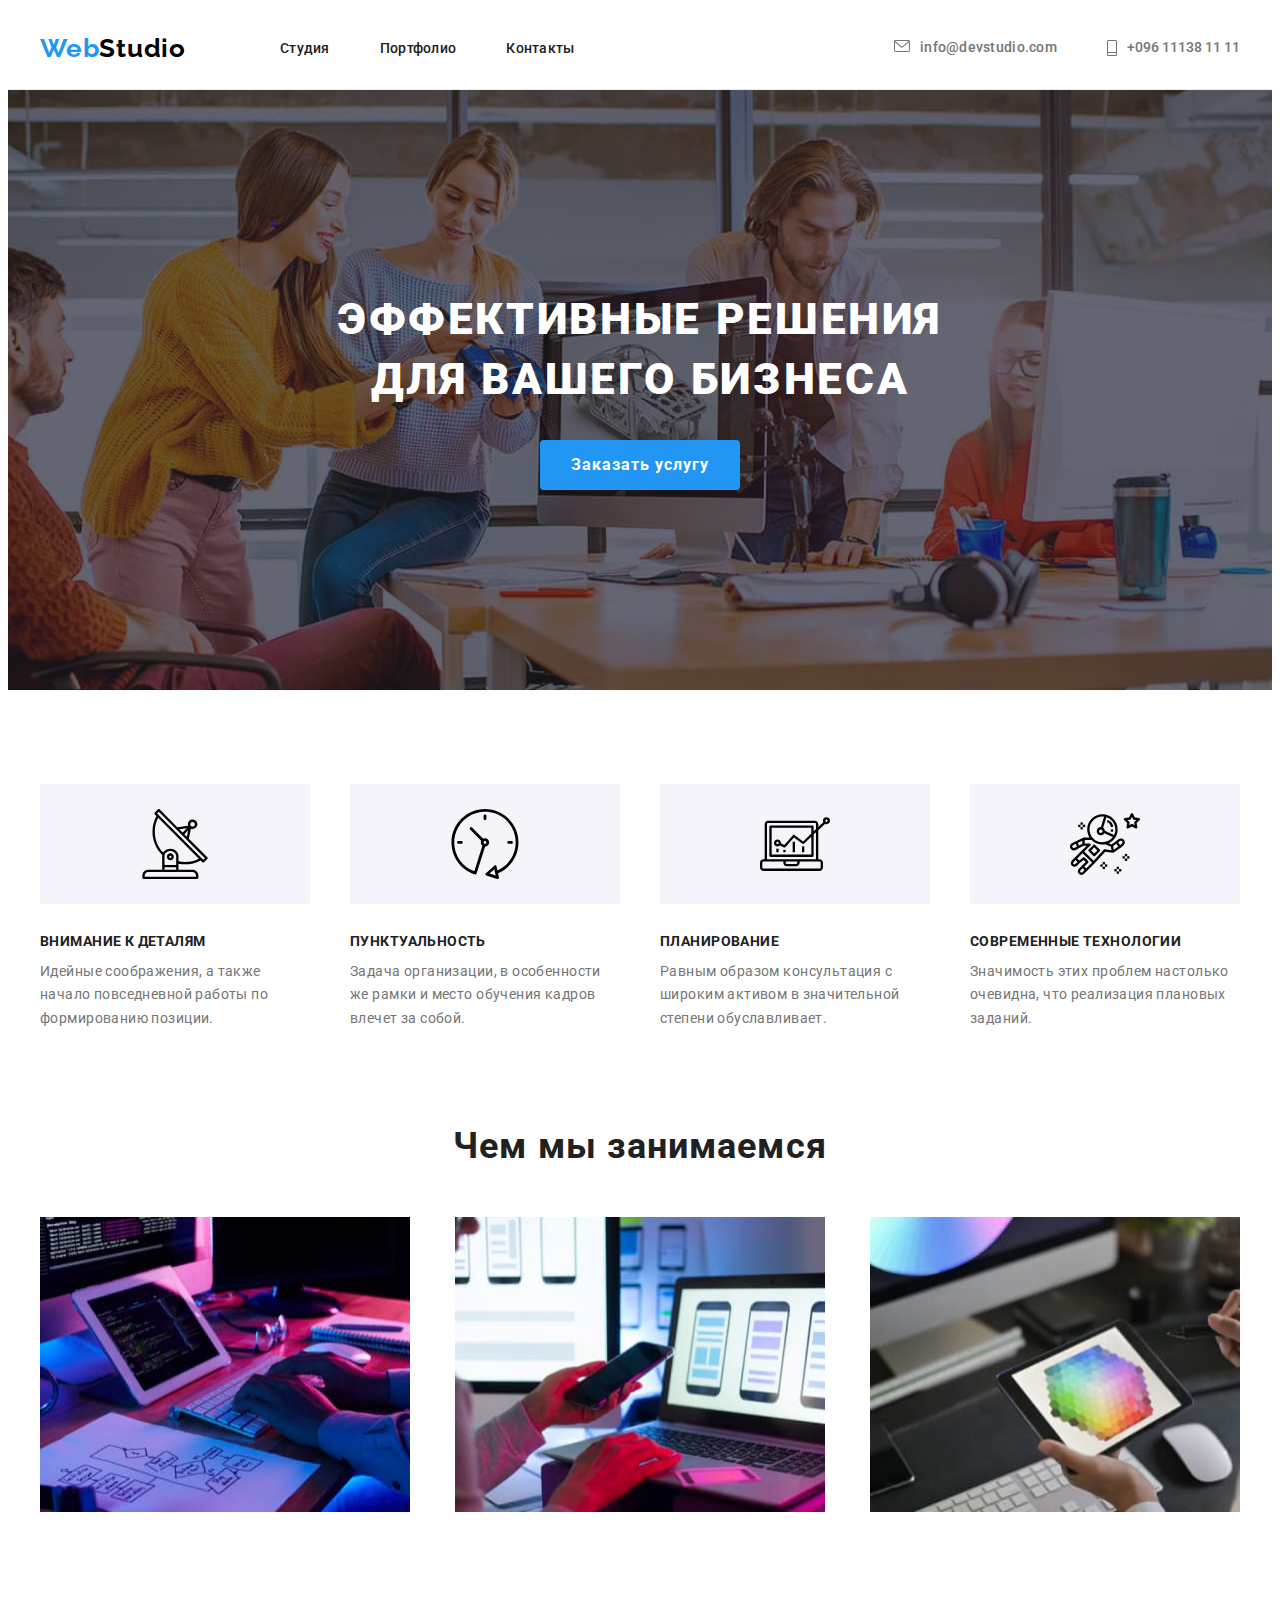
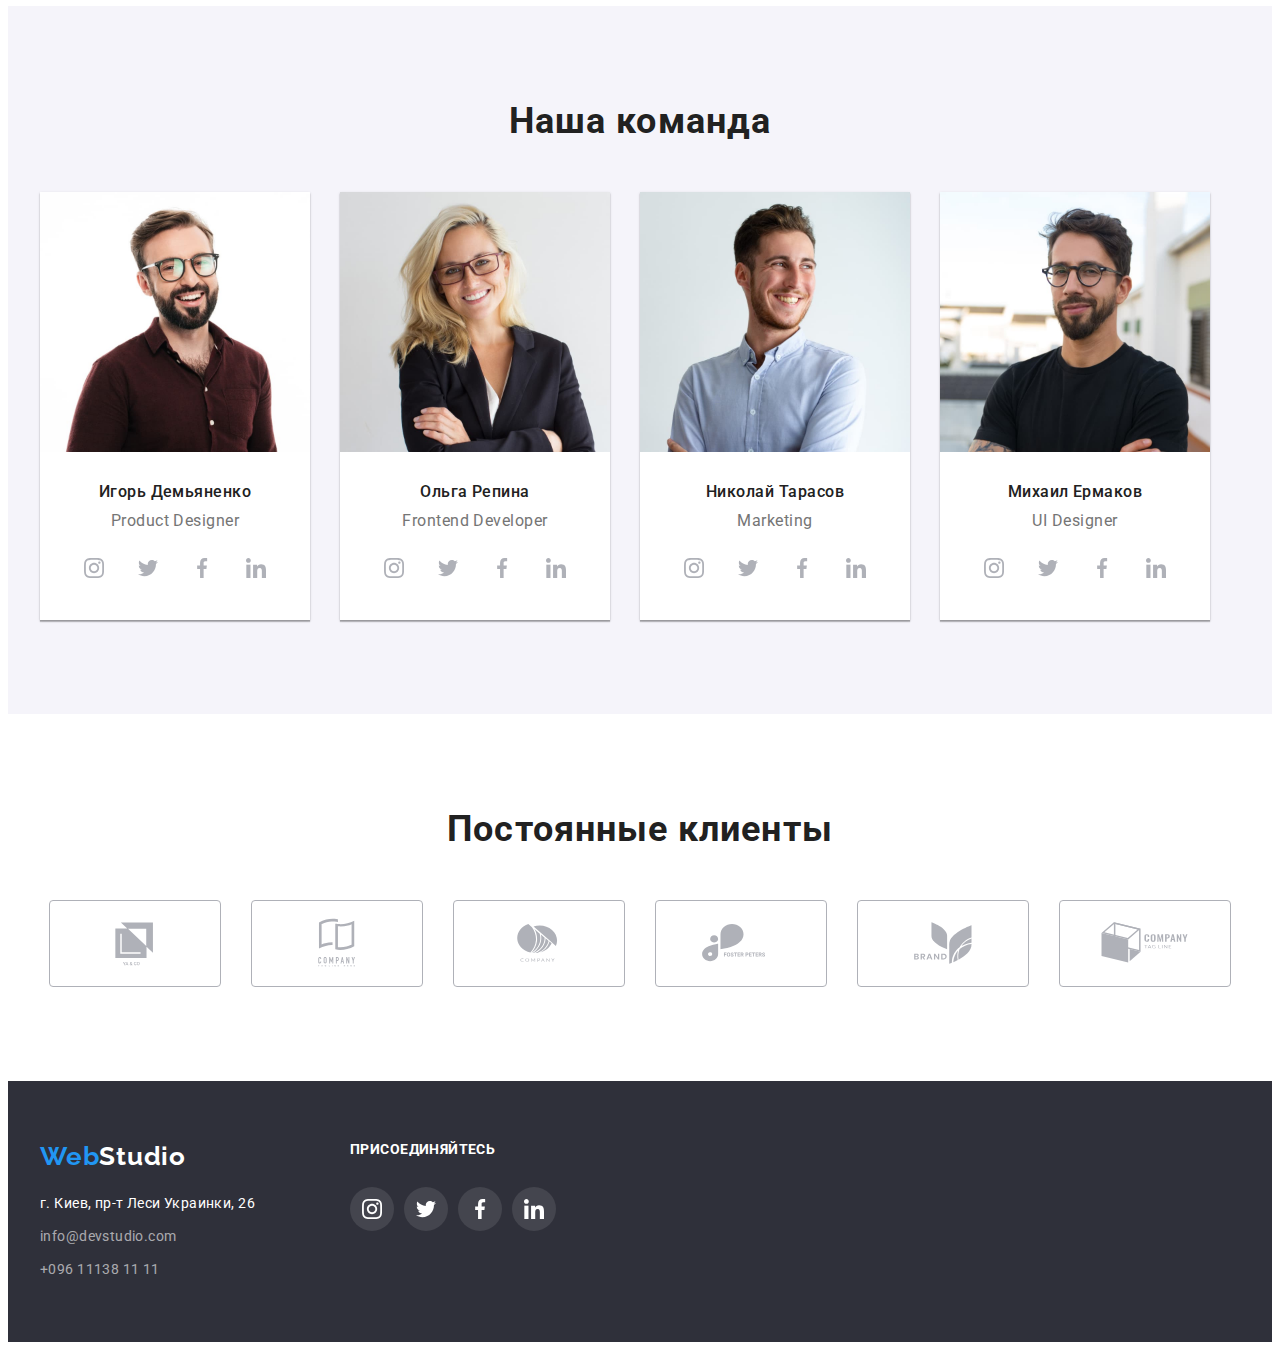
<file: index.html>
<!DOCTYPE html>
<html lang="ru">
<head>
    <meta charset="UTF-8">
    <meta http-equiv="X-UA-Compatible" content="IE=edge">
    <meta name="viewport" content="width=device-width, initial-scale=1.0">
    <title>webstudio-1</title>
    <link rel="preconnect" href="https://fonts.googleapis.com">
    <link rel="preconnect" href="https://fonts.gstatic.com" crossorigin>
    <link href="https://fonts.googleapis.com/css2?family=Raleway:wght@700&family=Roboto:wght@400;500;700;900&display=swap"
        rel="stylesheet">
    <link rel="stylesheet" href="https://cdnjs.cloudflare.com/ajax/libs/modern-normalize/1.1.0/modern-normalize.min.css" integrity="sha512-wpPYUAdjBVSE4KJnH1VR1HeZfpl1ub8YT/NKx4PuQ5NmX2tKuGu6U/JRp5y+Y8XG2tV+wKQpNHVUX03MfMFn9Q==" crossorigin="anonymous" referrerpolicy="no-referrer" />
    <link rel="stylesheet" href="./css/stylesheet.css">
</head>
<body>
    <header class="header">
        <div class="container header-container">
            <div class="nav-container">
                <a class="logo link" lang="en" href=""><span class="logo-web" >Web</span>Studio</a>
                <nav class="navigation">
                    <ul class="nav-list list">
                        <li class="nav-list-item">
                        <a class="nav-list-link link" href="">Студия</a>
                        </li>
                        <li class="nav-list-item">
                        <a class="nav-list-link link" href="./portfolio.html">Портфолио</a>
                        </li>
                        <li class="nav-list-item">
                        <a class="nav-list-link link" href="">Контакты</a>
                        </li>
                    </ul>
                </nav>
            </div>
            <div class="contact">
                <a class="contact-mail link" href="mailtoinfo@devstudio.com">
                    <svg class="contact-icon-mail">
                        <use href="./img/icons.svg/sprite.svg#email"></use>
                    </svg>
                    info@devstudio.com</a>
                <a class="contact-number link" href="tel:+096111381111">
                    <svg class="contact-icon-phone">
                        <use href="./img/icons.svg/sprite.svg#phone"></use>
                    </svg>
                    +096 11138  11 11</a>
            </div> 
        </div>
    </header>
    <main>
        <section class="section-hero">
            <div class="hero container">
                <h1 class="main-title">Эффективные решения<br>для вашего бизнеса</h1>
                <button class="model-btn" type="button">Заказать услугу</button>
            </div>      
        </section>
        
        <section class="skils-list">
            <div class="container">
                <ul class="skills list">
                    <li class="promo-features">
                        <div class="promo-icon">
                            <svg class="promo-features-icon">
                                <use href="./img/icons.svg/sprite.svg#antenna"></use>
                            </svg>
                            
                        </div>
                        
                        <h3 class="promo">Внимание к деталям</h3>
                        <p class="features">Идейные соображения, а также начало повседневной работы по формированию позиции.</p>
                    </li>
                    <li class="promo-features">
                        <div class="promo-icon">
                            <svg class="promo-features-icon">
                                <use href="./img/icons.svg/sprite.svg#clock"></use>
                            </svg>
                            
                        </div>
                        <h3 class="promo">Пунктуальность</h3>
                        <p class="features">Задача организации, в особенности же рамки и место обучения кадров влечет за собой.</p>
                    </li>
                    <li class="promo-features">
                        <div class="promo-icon">
                            <svg class="promo-features-icon">
                                <use href="./img/icons.svg/sprite.svg#diagram"></use>
                            </svg>
                            
                        </div>
                        <h3 class="promo">Планирование</h3>
                        <p class="features">Равным образом консультация с широким активом в значительной степени обуславливает.</p>
                    </li>
                    <li class="promo-features">
                        <div class="promo-icon">
                            <svg class="promo-features-icon">
                                <use href="./img/icons.svg/sprite.svg#astronaut"></use>
                            </svg>
                            
                        </div>
                        <h3 class="promo">Современные технологии</h3>
                        <p class="features">Значимость этих проблем настолько очевидна, что реализация плановых заданий.</p>
                    </li>
                </ul>
            </div>
        </section>
        <section class="description-list section">
            <div class="container">
                <h2 class="description">Чем мы занимаемся</h2>
                <ul class="photos list">
                    <li><img src="./img/img-1.jpg" alt="верстка" width="370" height="295"></li>
                    <li><img src="./img/img-2.jpg" alt="дизайн" width="370" height="295"></li>
                    <li><img src="./img/img-3.jpg" alt="стилизация" width="370" height="295"></li>
                </ul>
            </div>
            
        </section>
            
        <section class="team">
            <div class="container">
                <h2 class="description">Наша команда</h2>
                <ul class="list our-team">
                    <li class="frame"><img src="./img/teamcard-1.jpg" alt="сотрудник1" width="270" height="260">
                        <div class="team-description">
                            <h3 class="name">Игорь Демьяненко</h3>
                             <p class="occupation">Product Designer</p>
                             <ul class="social-list list">
                                 <li class="social-list-item">
                                     <a class="social-list-link" href="">
                                         <svg class="social-list-icon" width="20" height="20">
                                             <use href="./img/icons.svg/sprite.svg#instagram"></use>
                                         </svg>
                                     </a>
                                 </li>

                                 <li>
                                     <a class="social-list-link" href="">
                                         <svg class="social-list-icon" width="20" height="20">
                                             <use href="./img/icons.svg/sprite.svg#twitter"></use>
                                         </svg>
                                     </a>
                                 </li>

                                 <li>
                                     <a class="social-list-link" href="">
                                         <svg class="social-list-icon" width="20" height="20">
                                             <use href="./img/icons.svg/sprite.svg#facebook"></use>
                                         </svg>
                                     </a>
                                 </li>

                                 <li>
                                     <a class="social-list-link" href="">
                                         <svg class="social-list-icon" width="20" height="20">
                                             <use href="./img/icons.svg/sprite.svg#linkedin"></use>
                                         </svg>
                                     </a>
                                 </li>
                             </ul>
                        </div>
                        
                    </li>
                    <li class="frame"><img src="./img/teamcard-2.jpg" alt="сотрудник2" width="270" height="260">
                        <div class="team-description">
                            <h3 class="name">Ольга Репина</h3>
                            <p class="occupation">Frontend Developer</p>
                            <ul class="social-list list">
                                <li class="social-list-item">
                                    <a class="social-list-link" href="">
                                        <svg class="social-list-icon" width="20" height="20">
                                            <use href="./img/icons.svg/sprite.svg#instagram"></use>
                                        </svg>
                                    </a>
                                </li>

                                <li>
                                    <a class="social-list-link" href="">
                                        <svg class="social-list-icon" width="20" height="20">
                                            <use href="./img/icons.svg/sprite.svg#twitter"></use>
                                        </svg>
                                    </a>
                                </li>

                                <li>
                                    <a class="social-list-link" href="">
                                        <svg class="social-list-icon" width="20" height="20">
                                            <use href="./img/icons.svg/sprite.svg#facebook"></use>
                                        </svg>
                                    </a>
                                </li>

                                <li>
                                    <a class="social-list-link" href="">
                                        <svg class="social-list-icon" width="20" height="20">
                                            <use href="./img/icons.svg/sprite.svg#linkedin"></use>
                                        </svg>
                                    </a>
                                </li>
                            </ul>
                            
                            
                        </div>
                    </li>
                    <li class="frame"><img src="./img/teamcard-3.jpg" alt="сотрудник3" width="270" height="260">
                        <div class="team-description">
                            <h3 class="name">Николай Тарасов</h3>
                            <p class="occupation">Marketing</p>
                            <ul class="social-list list">
                                <li class="social-list-item">
                                    <a class="social-list-link" href="">
                                        <svg class="social-list-icon" width="20" height="20">
                                            <use href="./img/icons.svg/sprite.svg#instagram"></use>
                                        </svg>
                                    </a>
                                </li>

                                <li>
                                    <a class="social-list-link" href="">
                                        <svg class="social-list-icon" width="20" height="20">
                                            <use href="./img/icons.svg/sprite.svg#twitter"></use>
                                        </svg>
                                    </a>
                                </li>

                                <li>
                                    <a class="social-list-link" href="">
                                        <svg class="social-list-icon" width="20" height="20">
                                            <use href="./img/icons.svg/sprite.svg#facebook"></use>
                                        </svg>
                                    </a>
                                </li>

                                <li>
                                    <a class="social-list-link" href="">
                                        <svg class="social-list-icon" width="20" height="20">
                                            <use href="./img/icons.svg/sprite.svg#linkedin"></use>
                                        </svg>
                                    </a>
                                </li>
                            </ul>
                            
                        </div>
                    </li>
                    <li class="frame"><img src="./img/teamcard-4.jpg" alt="сотрудник4" width="270" height="260">
                        <div class="team-description">
                            <h3 class="name">Михаил Ермаков</h3>
                            <p class="occupation">UI Designer</p>
                            <ul class="social-list list">
                                <li class="social-list-item">
                                    <a class="social-list-link" href="">
                                        <svg class="social-list-icon" width="20" height="20">
                                            <use href="./img/icons.svg/sprite.svg#instagram"></use>
                                        </svg>
                                    </a>
                                </li>

                                <li>
                                    <a class="social-list-link" href="">
                                        <svg class="social-list-icon" width="20" height="20">
                                            <use href="./img/icons.svg/sprite.svg#twitter"></use>
                                        </svg>
                                    </a>
                                </li>

                                <li>
                                    <a class="social-list-link" href="">
                                        <svg class="social-list-icon" width="20" height="20">
                                            <use href="./img/icons.svg/sprite.svg#facebook"></use>
                                        </svg>
                                    </a>
                                </li>

                                <li>
                                    <a class="social-list-link" href="">
                                        <svg class="social-list-icon" width="20" height="20">
                                            <use href="./img/icons.svg/sprite.svg#linkedin"></use>
                                        </svg>
                                    </a>
                                </li>
                            </ul>

                        </div>
                    </li>
                </ul>
            </div>
        </section>
        <section class="client">
            <div class="container">
                <h2 class="h-client">Постоянные клиенты</h2>
                <ul class="client-icon list">
                    
                    <li class="client-icon-list">
                        <a class="client-icon-item" href="">
                            <svg class="client-icon-link">
                                <use href="./img/icons.svg/sprite.svg#Logo6"></use>
                            </svg>

                        </a>
                    </li>

                    <li class="client-icon-list">
                        <a class="client-icon-item" href="">
                            <svg class="client-icon-link">
                                <use href="./img/icons.svg/sprite.svg#Logo4"></use>
                            </svg>

                        </a>

                    </li>

                    <li class="client-icon-list">
                        <a class="client-icon-item" href="">
                            <svg class="client-icon-link">
                                <use href="./img/icons.svg/sprite.svg#Logo3"></use>
                            </svg>

                        </a>

                    </li>

                    <li class="client-icon-list">
                        <a class="client-icon-item" href="">
                            <svg class="client-icon-link">
                                <use href="./img/icons.svg/sprite.svg#Logo2"></use>
                            </svg>
                        </a> 

                    </li>

                    <li class="client-icon-list">
                        <a class="client-icon-item" href="">
                            <svg class="client-icon-link">
                                <use href="./img/icons.svg/sprite.svg#Logo5"></use>
                            </svg>

                        </a>
        
                    </li>

                    <li class="client-icon-list">
                        <a class="client-icon-item" href="">
                            <svg class="client-icon-link">
                                <use href="./img/icons.svg/sprite.svg#Logo-5"></use>
                            </svg>
                        </a>
                        
                    </li>
                </ul>
            </div>
        </section>
        
    </main>
    <footer class="footer ">
        <div class="container footer-list">
            <div class=" container-footer">
                <a class="logo link footer-logo" lang="en" href=""><span class="logo-web" >Web</span><span class="logo-web-footer">Studio</span></a>
                <div class="address-footer">
                    <address class="address address-footer">
                        <p class="address-street">г. Киев, пр-т Леси Украинки, 26</p> 
                        <a class="address-contact link" href="mailtoinfo@devstudio.com">info@devstudio.com</a>
                        <a class="address-contact link"href="tel:+096111381111">+096 11138  11 11</a>
                    </address>
                </div>
            </div>
            <div class="join">
                <h3 class="join-title">присоединяйтесь</h3>
                <ul class="footer-social-list list">
                    <li class="footer-social-list-item">
                        <a class="footer-social-list-link" href="">
                            <svg class="footer-social-list-icon" width="20" height="20">
                                <use href="./img/icons.svg/sprite.svg#instagram"></use>
                            </svg>
                        </a>
                    </li>
    
                    <li class="footer-social-list-item">
                        <a class="footer-social-list-link" href="">
                            <svg class="footer-social-list-icon" width="20" height="20">
                                <use href="./img/icons.svg/sprite.svg#twitter"></use>
                            </svg>
                        </a>
                    </li>
    
                    <li >
                    <li class="footer-social-list-item">
                        <a class="footer-social-list-link" href="">
                            <svg class="footer-social-list-icon" width="20" height="20">
                                <use href="./img/icons.svg/sprite.svg#facebook"></use>
                            </svg>
                        </a>
                    </li>
    
                    <li class="footer-social-list-item">
                        <a class="footer-social-list-link" href="">
                            <svg class="footer-social-list-icon" width="20" height="20">
                                <use href="./img/icons.svg/sprite.svg#linkedin"></use>
                            </svg>
                        </a>
                    </li>
                </ul>
    
            </div>

        </div>
        
    </footer>
    
</body>
</html>
</file>
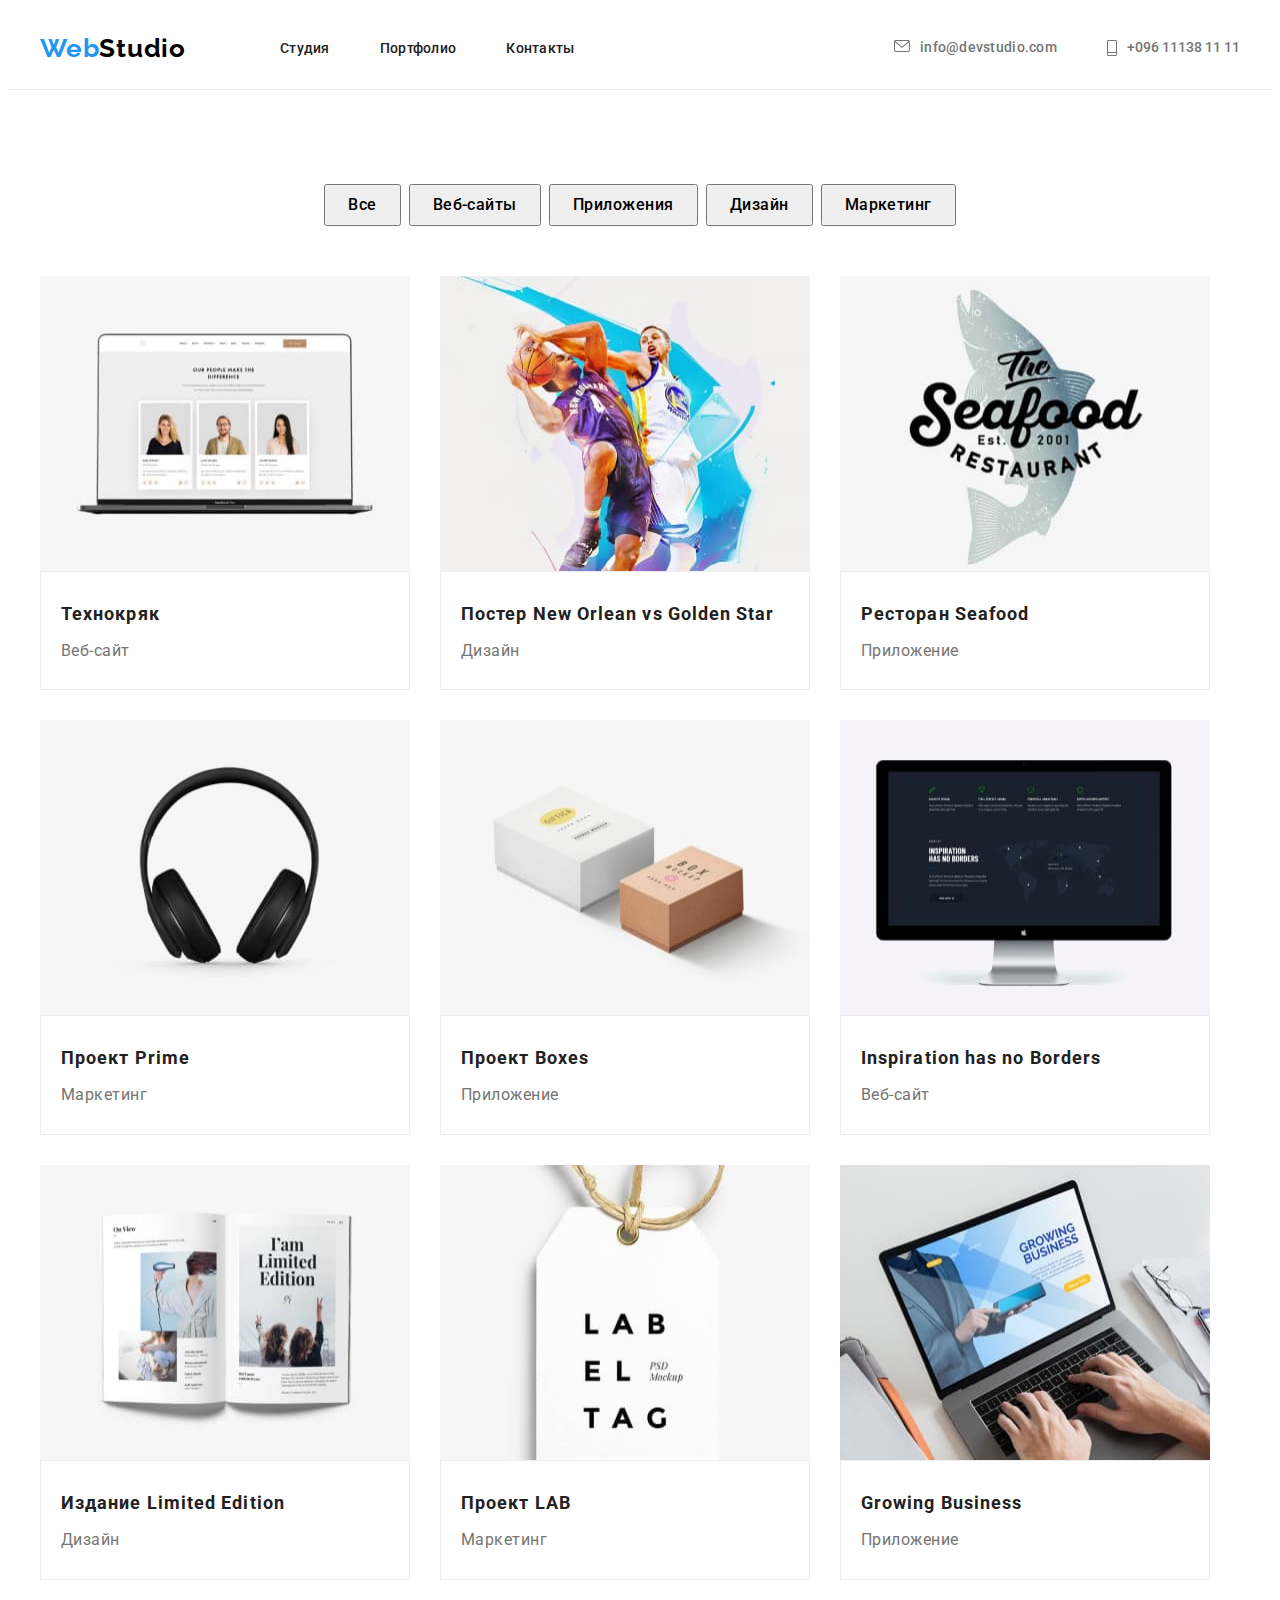
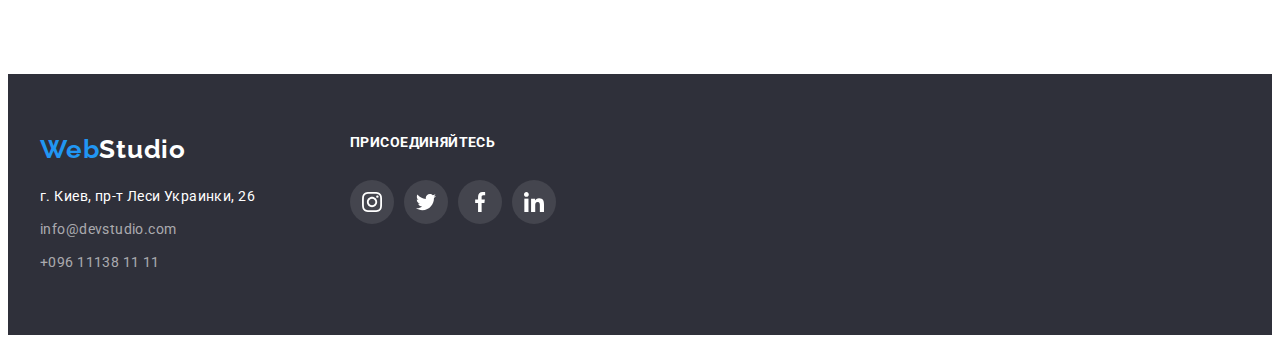
<file: portfolio.html>
<!DOCTYPE html>
<html lang="ru">

<head>
    <meta charset="UTF-8">
    <meta http-equiv="X-UA-Compatible" content="IE=edge">
    <meta name="viewport" content="width=device-width, initial-scale=1.0">
    <title>portfolio</title>
    <link rel="preconnect" href="https://fonts.googleapis.com">
    <link rel="preconnect" href="https://fonts.gstatic.com" crossorigin>
    <link href="https://fonts.googleapis.com/css2?family=Raleway:wght@700&family=Roboto:wght@400;500;700;900&display=swap"
        rel="stylesheet">
    <link rel="stylesheet" href="https://cdnjs.cloudflare.com/ajax/libs/modern-normalize/1.1.0/modern-normalize.min.css" integrity="sha512-wpPYUAdjBVSE4KJnH1VR1HeZfpl1ub8YT/NKx4PuQ5NmX2tKuGu6U/JRp5y+Y8XG2tV+wKQpNHVUX03MfMFn9Q==" crossorigin="anonymous" referrerpolicy="no-referrer" />
    <link rel="stylesheet" href="./css/stylesheet.css">
</head>

<body>
    <header class="header">
        <div class="container header-container">
            <div class="nav-container">
                <a class="logo link" lang="en" href=""><span class="logo-web" >Web</span>Studio</a>
                <nav class="navigation">
                    <ul class="nav-list list">
                        <li class="nav-list-item">
                        <a class="nav-list-link link" href="./index.html">Студия</a>
                        </li>
                        <li class="nav-list-item">
                        <a class="nav-list-link link" href="">Портфолио</a>
                        </li>
                        <li class="nav-list-item">
                        <a class="nav-list-link link" href="">Контакты</a>
                        </li>
                    </ul>
                </nav>
            </div>
            <div class="contact">
                <a class="contact-mail link" href="mailtoinfo@devstudio.com">
                    <svg class="contact-icon-mail">
                        <use href="./img/icons.svg/sprite.svg#email"></use>
                    </svg>
                    info@devstudio.com</a>
                <a class="contact-number link" href="tel:+096111381111">
                    <svg class="contact-icon-phone">
                        <use href="./img/icons.svg/sprite.svg#phone"></use>
                    </svg>
                    +096 11138  11 11</a>
            </div> 
        </div>
    </header>
    <main>
        <section class=" section-projects">
            <div class="container">
                    <ul class="list list-btn">
                        <li class="btn"><button class="item-btn" type="button">Все</button></li>
                        <li class="btn"><button class="item-btn" type="button">Веб-сайты</button></li>
                        <li class="btn"><button class="item-btn" type="button">Приложения</button></li>
                        <li class="btn"><button class="item-btn" type="button">Дизайн</button></li>
                        <li class="btn"><button class="item-btn" type="button">Маркетинг</button></li>
                    </ul>
            
                <ul class="list projects">
                    <li class="projects-list"><img src="./img/img-portfolio/проекти1.jpg" alt="проекти1" width="370" height="295">
                        <div class="border">
                            <h3 class="projec-name">Технокряк</h3>
                            <p class="projec-type">Веб-сайт</p>
                        </div>  
                    </li>
                    <li class="projects-list"><img src="./img/img-portfolio/проекти2.jpg" alt="проекти2" width="370" height="295">
                        <div class="border">
                            <h3 class="projec-name">Постер New Orlean vs Golden Star</h3>
                            <p class="projec-type">Дизайн</p>
                        </div>  
                    </li>
                    <li class="projects-list"><img src="./img/img-portfolio/проекти3.jpg" alt="проекти3" width="370" height="295">
                        <div class="border">
                            <h3 class="projec-name">Ресторан Seafood</h3>
                            <p class="projec-type">Приложение</p>

                        </div>
                        
                    </li>
                    <li class="projects-list"><img src="./img/img-portfolio/проекти4.jpg" alt="проекти4" width="370" height="295">
                        <div class="border">
                            <h3 class="projec-name">Проект Prime</h3>
                            <p class="projec-type">Маркетинг</p>

                        </div>
                        
                    </li>
                    <li class="projects-list"><img src="./img/img-portfolio/проекти5.jpg" alt="проекти5" width="370" height="295">
                        <div class="border">
                            <h3 class="projec-name">Проект Boxes</h3>
                        <p class="projec-type">Приложение</p>

                        </div>
                        
                    </li>
                    <li class="projects-list"><img src="./img/img-portfolio/проекти6.jpg" alt="проекти6" width="370" height="295">
                        <div class="border">
                            <h3 class="projec-name">Inspiration has no Borders</h3>
                            <p class="projec-type">Веб-сайт</p>

                        </div>
                        
                    </li>
                    <li class="projects-list"><img src="./img/img-portfolio/проекти7.jpg" alt="проекти7" width="370" height="295">
                        <div class="border">
                            <h3 class="projec-name">Издание Limited Edition</h3>
                            <p class="projec-type">Дизайн</p>

                        </div>
                        
                    </li>
                    <li class="projects-list"><img src="./img/img-portfolio/проекти8.jpg" alt="проекти8" width="370" height="295">
                        <div class="border">
                            <h3 class="projec-name">Проект LAB</h3>
                            <p class="projec-type">Маркетинг</p>
                        </div>    
                    </li>
                    <li class="projects-list"><img src="./img/img-portfolio/проекти9.jpg" alt="проекти9" width="370" height="295">
                        <div class="border">
                            <h3 class="projec-name">Growing Business</h3>
                            <p class="projec-type">Приложение</p>
                        </div>   
                    </li>
                </ul>
            </div>
        </section>
    </main>
    <footer class="footer ">
        <div class="container footer-list">
            <div class=" container-footer">
                <a class="logo link footer-logo" lang="en" href=""><span class="logo-web" >Web</span><span class="logo-web-footer">Studio</span></a>
                <div class="address-footer">
                    <address class="address address-footer">
                        <p class="address-street">г. Киев, пр-т Леси Украинки, 26</p> 
                        <a class="address-contact link" href="mailtoinfo@devstudio.com">info@devstudio.com</a>
                        <a class="address-contact link"href="tel:+096111381111">+096 11138  11 11</a>
                    </address>
                </div>
            </div>
            <div class="join">
                <h3 class="join-title">присоединяйтесь</h3>
                <ul class="footer-social-list list">
                    <li class="footer-social-list-item">
                        <a class="footer-social-list-link" href="">
                            <svg class="footer-social-list-icon" width="20" height="20">
                                <use href="./img/icons.svg/sprite.svg#instagram"></use>
                            </svg>
                        </a>
                    </li>
    
                    <li class="footer-social-list-item">
                        <a class="footer-social-list-link" href="">
                            <svg class="footer-social-list-icon" width="20" height="20">
                                <use href="./img/icons.svg/sprite.svg#twitter"></use>
                            </svg>
                        </a>
                    </li>
    
                    <li >
                    <li class="footer-social-list-item">
                        <a class="footer-social-list-link" href="">
                            <svg class="footer-social-list-icon" width="20" height="20">
                                <use href="./img/icons.svg/sprite.svg#facebook"></use>
                            </svg>
                        </a>
                    </li>
    
                    <li class="footer-social-list-item">
                        <a class="footer-social-list-link" href="">
                            <svg class="footer-social-list-icon" width="20" height="20">
                                <use href="./img/icons.svg/sprite.svg#linkedin"></use>
                            </svg>
                        </a>
                    </li>
                </ul>
    
            </div>

        </div>
        
    </footer>

</body>

</html>
</file>
<file: css/stylesheet.css>
.list {
  list-style: none;
}
.link {
  text-decoration: none;
}
/* container */
.container {
  width: 1200px;
  padding-left: 15px;
  padding-right: 15px;
  margin-left: auto;
  margin-right: auto;
}
.section {
  /* padding-top: 94px; */
  padding-bottom: 94px;
}
.nav-list-link:hover,
.nav-list-link:focus {
  color: #2196f3;
}
h1,h2,h3,h4,h5,h6,p {
  margin-top: 0;
  margin-bottom: 0;
}
ul,ol {
  margin-top: 0;
  margin-bottom: 0;
  padding-left: 0;
}
img {
  display: block;
}

/* -----HEDER----- */
.header {
  padding-top: 25px;
  padding-bottom: 25px;
  border-bottom: 1px solid #ECECEC
}
.header-container {
  display: flex;
}
/* -----logo----- */
.logo {
  font-family: "Raleway", sans-serif;
  font-style: normal;
  font-weight: bold;
  font-size: 26px;
  line-height: 1.19;
  letter-spacing: 0.03em;
  color: #000000;
  margin-right: 94px;
}
.logo-web {
  color: #2196F3;
}
/*----- NAV---- */
.nav-container {
  display: flex;
  align-items: center;

}
.nav-list {
  display: flex;
  align-items: center;
}
.nav-list-item:not( :last-child) {
  margin-right: 50px;
}
.nav-list-link {
  font-family: "Roboto", sans-serif;
  font-style: normal;
  font-weight: 500;
  font-size: 14px;
  line-height: 1.14;
  letter-spacing: 0.02em;
  color: #212121;
}
/* -----ADRES------ */
.contact {
  display: flex;
  align-items:center;
  margin-left: auto;
  
}

.contact-mail {
  display: flex;
  justify-content: center;
  font-family: "Roboto", sans-serif;
  font-style: normal;
  font-weight: 500;
  font-size: 14px;
  line-height: 1.14;
  letter-spacing: 0.02em;
  color: #757575;
  fill: #757575;
  margin-right: 50px;

}
.contact-number {
  display: flex;
  justify-content: center;
  font-family: "Roboto", sans-serif;
  font-style: normal;
  font-weight: 500;
  font-size: 14px;
  line-height: 1.14;
  color: #757575;
  fill: #757575;
  margin-left: auto;
}
.contact-mail:hover,
.contact-mail:focus {
  color: #2196f3;
  fill: #2196f3;
}
.contact-number:hover,
.contact-number:focus {
  color: #2196f3;
  fill: #2196f3;
}

.contact-icon-phone {
  width: 10px;
  height: 16px;
  margin-right: 10px;
  


}
.contact-icon-mail {
  width: 16px;
  height: 12px;
  margin-right: 10px;
  

}


/* ------HERO ------*/
 .hero {
  display: flex;
  flex-direction: column;
  justify-content: center;
  align-items: center;
}
.section-hero {
  background-image: linear-gradient(rgba(47, 48, 58, 0.4), rgba(47, 48, 58, 0.4)), url('../img/hero/hero.jpg');
  background-repeat: no-repeat;
  background-position: 50%;
  padding-top: 200px;
  padding-bottom: 200px;
  background-color: #C4C4C4;;

}
.main-title {
  font-family: "Roboto", sans-serif;
  font-weight: 900;
  font-size: 44px;
  line-height: 1.36;
  text-align: center;
  letter-spacing: 0.06em;
  text-transform: uppercase;
  color: #ffffff;
  /* margin-right: auto;
  margin-left: auto; */
  margin-bottom: 30px;
}


/* ----HERO BUTTON---- */
.model-btn {
  width: 200px;
  height: 50px;
  font-family: "Roboto", sans-serif;
  font-weight: bold;
  font-size: 16px;
  line-height: 1.88;
  align-items: center;
  text-align: center;
  letter-spacing: 0.06em;
  color: #FFFFFF;
  background-color: #2196f3;
  border: none;
  border-radius: 4px;

}
/* .model-btn:hover,
.model-btn:focus {
  background-color: #2196f3;
  color: #ffffff;
} */
/* SKILLS */
.skils-list {
padding-top: 94px;
padding-bottom: 94px;
}

.skills {
  display: flex;
  justify-content: space-between;
  
}

.promo {
  font-family: "Roboto", sans-serif;
  font-style: normal;
  font-weight: bold;
  font-size: 14px;
  line-height: 1.14;
  letter-spacing: 0.03em;
  text-transform: uppercase;
  color: #212121;
  margin-bottom: 10px;
  
}
.features {
  font-family: "Roboto", sans-serif;
  font-style: normal;
  font-weight: normal;
  font-size: 14px;
  line-height: 1.7;
  letter-spacing: 0.03em;
  color: #757575;
  
  /* width: 270px; */
}
.promo-features {
  width: 270px;

}
.promo-features:not(:last-child) {
margin-right: 30px;
}
.promo-icon {
  display: flex;
  justify-content: center;
  align-items: center;
  width: 270px;
  height: 120px;
  background: #F5F4FA;
  margin-bottom: 30px;

}
.promo-features-icon {
width: 70px;
height: 70px;
}
/* ---------description ---------*/

.description {
  font-family: "Roboto", sans-serif;
  font-style: normal;
  font-weight: bold;
  font-size: 36px;
  line-height: 1.17;
  text-align: center;
  letter-spacing: 0.03em;
  color: #212121;
  margin-bottom: 50px;
}

.photos {
  display: flex;
  flex-direction: row;
  justify-content: space-between;
  align-items: center;
}
/* --------Our team --------*/
.team {
  background-color:#F5F4FA;
  padding-top: 94px;
  padding-bottom: 94px;
}

.our-team {
  display: flex;
  flex-wrap: wrap;
  margin-left: -30px;
  margin-top: -30px;
}
.frame {
  background-color: #FFFFFF;
  flex-basis: calc(100%-120)/4);
  margin-top: 30px;
  margin-left: 30px;
  width: 270px;
  height: 428px;
  box-shadow: 0px 2px 1px 0px #00000033, 0px 1px 1px 0px #00000024, 0px 1px 3px 0px #0000001F;

}  

.team-description {
  padding-top: 30px;
  padding-bottom: 30px;
  padding-left: 32px;
  padding-right: 32px;
}
.name {
  font-family: "Roboto", sans-serif;
  font-style: normal;
  font-weight: 500;
  font-size: 16px;
  line-height: 1.19;
  text-align: center;
  letter-spacing: 0.03em;
  color: #212121;
  margin-bottom: 10px;
}
.occupation {
  font-family: "Roboto", sans-serif;
  font-style: normal;
  font-weight: normal;
  font-size: 16px;
  line-height: 1.19;
  text-align: center;
  letter-spacing: 0.03em;
  color: #757575;
  margin-bottom: 16px; 
}
.social-list {
  display: flex;
  justify-content: space-between;
}
.social-list-link {
  display: flex;
  align-items: center;
  justify-content: center;
  width: 44px;
  height: 44px;
  background-color: #FFFFFF;
  border-radius: 50%;
  
  }
  .social-list-link:hover .social-list-icon,
  .social-list-link:focus .social-list-icon {
    fill: #FFFFFF;;
  }
  .social-list-icon {
    fill: #AFB1B8;
    
  }
  .social-list-link:hover,
  .social-list-link:focus {
    background-color: #2196F3;;
  }
    /* background: #AFB1B8;} */

/* ---------client------------- */
.client {
  padding-top: 94px;
  padding-bottom: 94px;
}
.h-client {
  font-family: "Roboto", sans-serif;
  font-style: normal;
  font-weight: bold;
  font-size: 36px;
  line-height: 1.17;
  text-align: center;
  letter-spacing: 0.03em;
  color: #212121;
  margin-bottom: 50px;
}
.client-icon {
  display: flex;
  justify-content: center;
  margin-left: -30px;
  margin-top: -30px;

  
  
}
.client-icon-list {
  display: flex;
  justify-content: center;
  align-items: center;
  margin-left: 30px;
  margin-top: 30px;
  /* width: 170px;
  height: 85px; */
  /* border: 1px solid #AFB1B8 */
  
}
.client-icon-list:not(:last-child) {
  /* padding-right: 30px; */
}
.client-icon-link {
  width: 106px;
  height: 55px;
  fill: #AFB1B8;

}
.client-icon-item:hover .client-icon-link,
.client-icon-item:focus .client-icon-link {
  fill: #2196F3;
  /* border: 1px solid #2196F3; */

}
.client-icon-item:hover {
  border: 1px solid #2196F3;
}
.client-icon-item {
  display: flex;
  justify-content: center;
  align-items: center;
  width: 170px;
  height: 85px;
  border: 1px solid #AFB1B8;
  border-radius: 4px;
  

}


/* -----FOOTER----- */

.footer {
  display: flex;
  justify-content: flex-start;
  background-color: #2F303A;
  padding-bottom: 60px;
  padding-top: 60px;

}
.footer-list {
  display: flex;
}
.container-footer {
  display: flex;
  flex-direction: column;
  justify-content:center;
  margin-right: 70px;
  
  
}
.footer-logo {
  margin-bottom: 20px;
 
}
.logo-web-footer {
  color: #FFFFFF;

}
.address-footer {
  display: flex;
  flex-direction: column;
  justify-content: space-between;
  
}
.address-street {
  font-family: "Roboto", sans-serif;
  font-style: normal;
  font-weight: normal;
  font-size: 14px;
  line-height: 1.7;
  letter-spacing: 0.03em;
  color: #FFFFFF;
}
.address-contact {
  font-family: "Roboto", sans-serif;
  font-style: normal;
  font-weight: normal;
  font-size: 14px;
  line-height: 1.7;
  letter-spacing: 0.03em;
  color: rgba(255, 255, 255, 0.6);
  margin-top: 9px;
}
.join-title {
  font-family: Roboto;
font-style: normal;
font-weight: bold;
font-size: 14px;
line-height: 16px;
letter-spacing: 0.03em;
text-transform: uppercase;
color: #FFFFFF;
margin-bottom: 30px;

}

.footer-social-list {
  display: flex;

}
.footer-social-list-item {
  margin-right: 10px;
}


.footer-social-list-link {
  display: flex;
  align-items: center;
  justify-content: center;
  width: 44px;
  height: 44px;
  background-color: #44454E;
  border-radius: 50%;
  
  }
  .footer-social-list-link:hover .footer-social-list-icon,
  .footer-social-list-link:hover .footer-social-list-icon:focus {
    fill: #FFFFFF;
  }
  .footer-social-list-icon {
    fill: #FFFFFF;
    
  }
  .footer-social-list-link:hover, 
  .footer-social-list-link:focus {
    background-color: #2196F3;;
  }

/* -----PORTFOLIO----- */
.section-projects {
  padding-top: 94px;
  padding-bottom: 94px;
}
.list-btn {
  display: flex;
  justify-content: center;
  margin-bottom: 50px;
}

.item-btn {
  font-family: "Roboto", sans-serif;
  font-style: normal;
  font-weight: 500;
  font-size: 16px;
  line-height: 1.6;
  text-align: center;
  letter-spacing: 0.03em;
  padding: 6px 22px;
  
}
.btn:not(:last-child) {
  padding-right: 8px;
}


.item-btn:hover,
.item-btn:focus {
  background-color: #2196f3;
  color: #ffffff;
}
.projec-name {
  font-family: "Roboto", sans-serif;
  font-style: normal;
  font-weight: bold;
  font-size: 18px;
  line-height: 2;
  letter-spacing: 0.06em;
  color: #212121;
  
margin-bottom: 4px;
}
.projec-type {
  font-family: "Roboto", sans-serif;
  font-style: normal;
  font-weight: normal;
  font-size: 16px;
  line-height: 1.87;
  letter-spacing: 0.03em;
  color: #757575;
  
}
.projects {
  display: flex;
  flex-wrap: wrap;
  margin-left: -30px;
  margin-top: -30px;
}
.projects-list {
  flex-basis: calc(100%-90)/3);
  margin-top: 30px;
  margin-left: 30px;
  
}

.projects-list:hover,
.projects-list:focus {
  box-shadow: 1px 4px 6px 0px #00000029, 0px 4px 4px 0px #0000000F, 0px 1px 1px 0px #0000001F;
}
.border {
  border: 1px solid #EEEEEE;
  padding: 24px 20px;
  /* padding-top: 20px;
  padding-bottom: 20px; */

}
</file>
